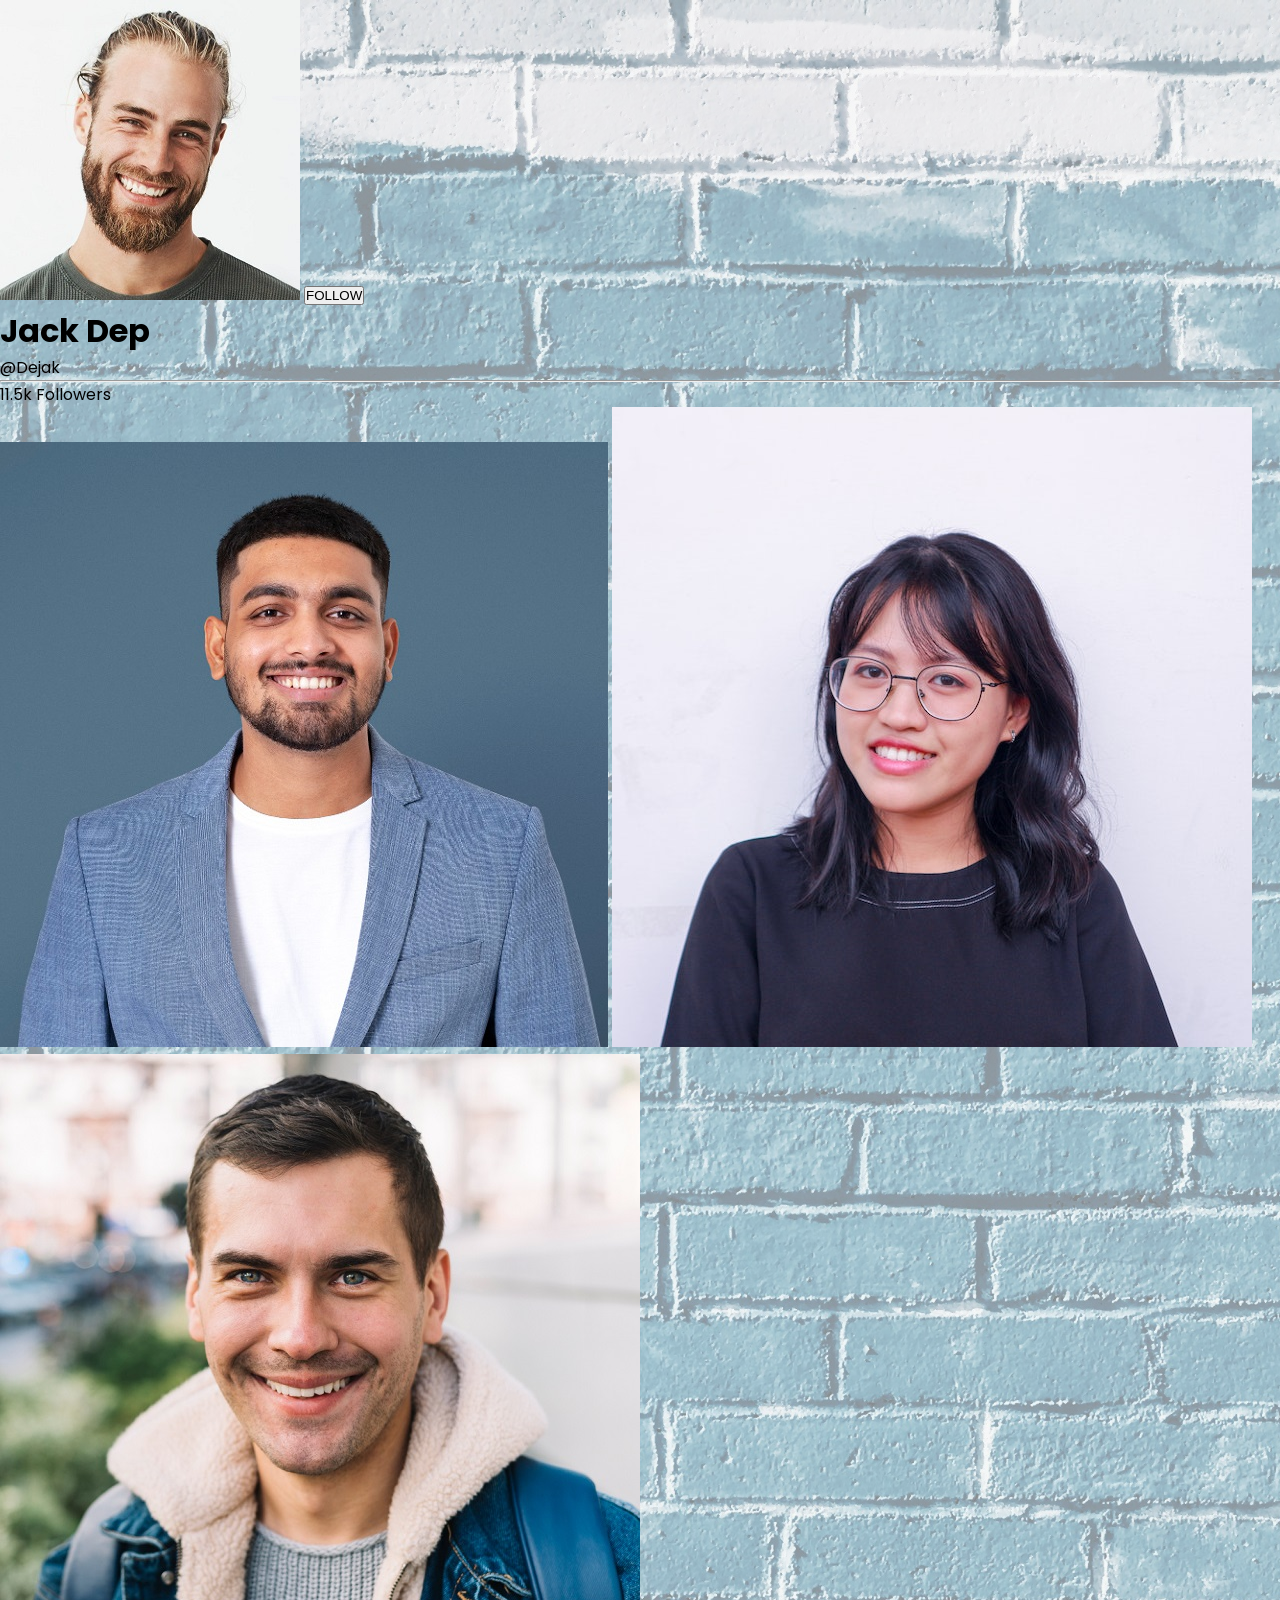
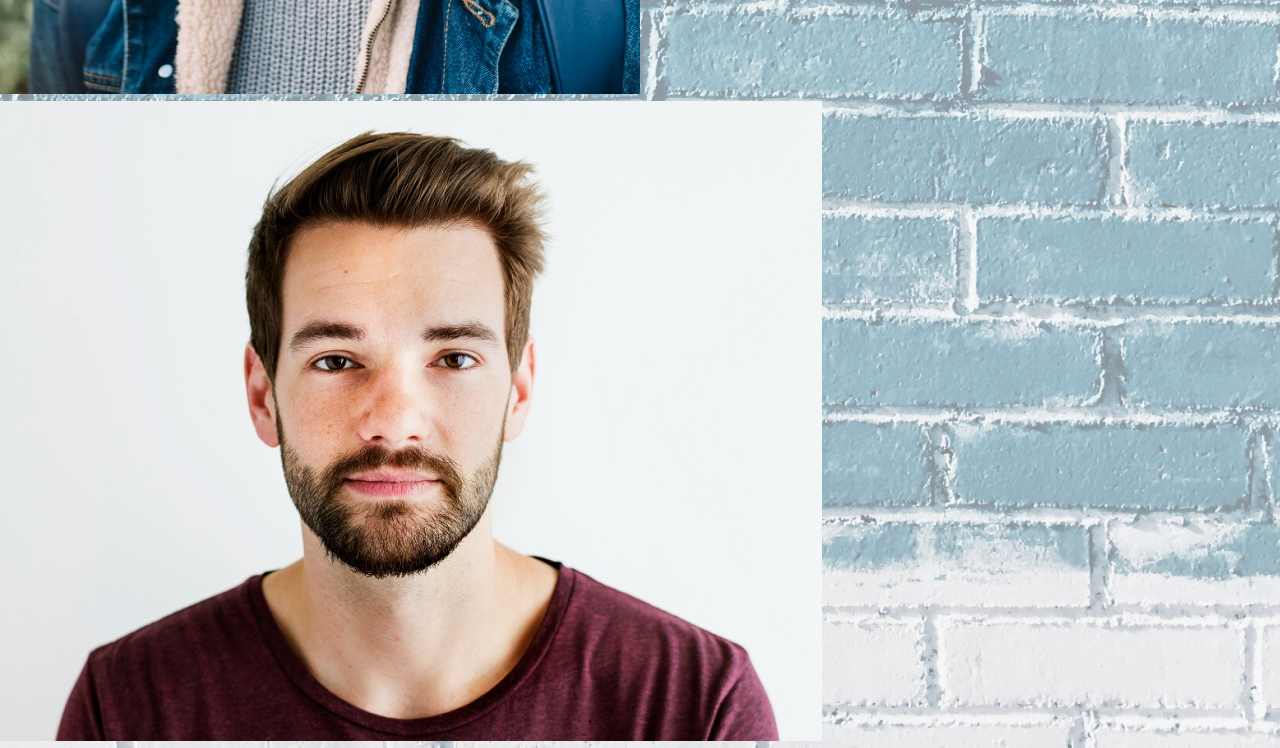
<file: Card-UI/5.Professional-Profile-Card/index.html>
<!DOCTYPE html>
<html lang="en">
<head>
    <meta charset="UTF-8">
    <meta name="viewport" content="width=device-width, initial-scale=1.0">
    <title>Professional Profile Card</title>
    <link rel="stylesheet" href="./style.css">
</head>
<body>
    <div class="profile-card">
        <div class="header">
            <img src="./assets/user.jpg" alt="profile">
            <button class="follow-botton">FOLLOW</button>
        </div>
        <div class="content">
            <div class="content-left">
                <h1>Jack Dep</h1>
                <p>@Dejak</p>
                <hr>
                <div class="media">
                    <div class="followers">
                        <span class="count">11.5k</span>
                        <span class="text">Followers</span>
                    </div>
                    <div class="avatars">
                        <img src="./assets/profile-pic-1.jpg" alt="avatar">
                        <img src="./assets/profile-pic-2.jpg" alt="avatar">
                        <img src="./assets/profile-pic-3.jpg" alt="avatar">
                        <img src="./assets/profile-pic-4.jpg" alt="avatar">
                    </div>
                </div>

            </div>
            
        </div>
    </div>
    

    





</body>
</html>
</file>
<file: Card-UI/5.Professional-Profile-Card/style.css>
@import url("https://fonts.googleapis.com/css2?family=Poppins:wght@400;500;600&display=swap");

:root{
    --primary-color:#b1a88b;
    --primary-color-dark:#8f8871;
    --text-dark:#333333;
    --text-light:#767268;
    --extra-light:#ffffff;
}

*{
    padding: 0;
    margin: 0;
    box-sizing: border-box;
}

body{
    min-height: 100vh;
    font-family: "Poppins" ,sans-serif;
    background-image: linear-gradient(rgba(255,255,255,.5),rgba(255,255,255,.5)),
    url("assets/wall.jpg");
    background-position: center center;
    background-size: cover;
    background-repeat: no-repeat;
    display: flex;
    align-items: center;
    justify-content: center;
}
</file>
